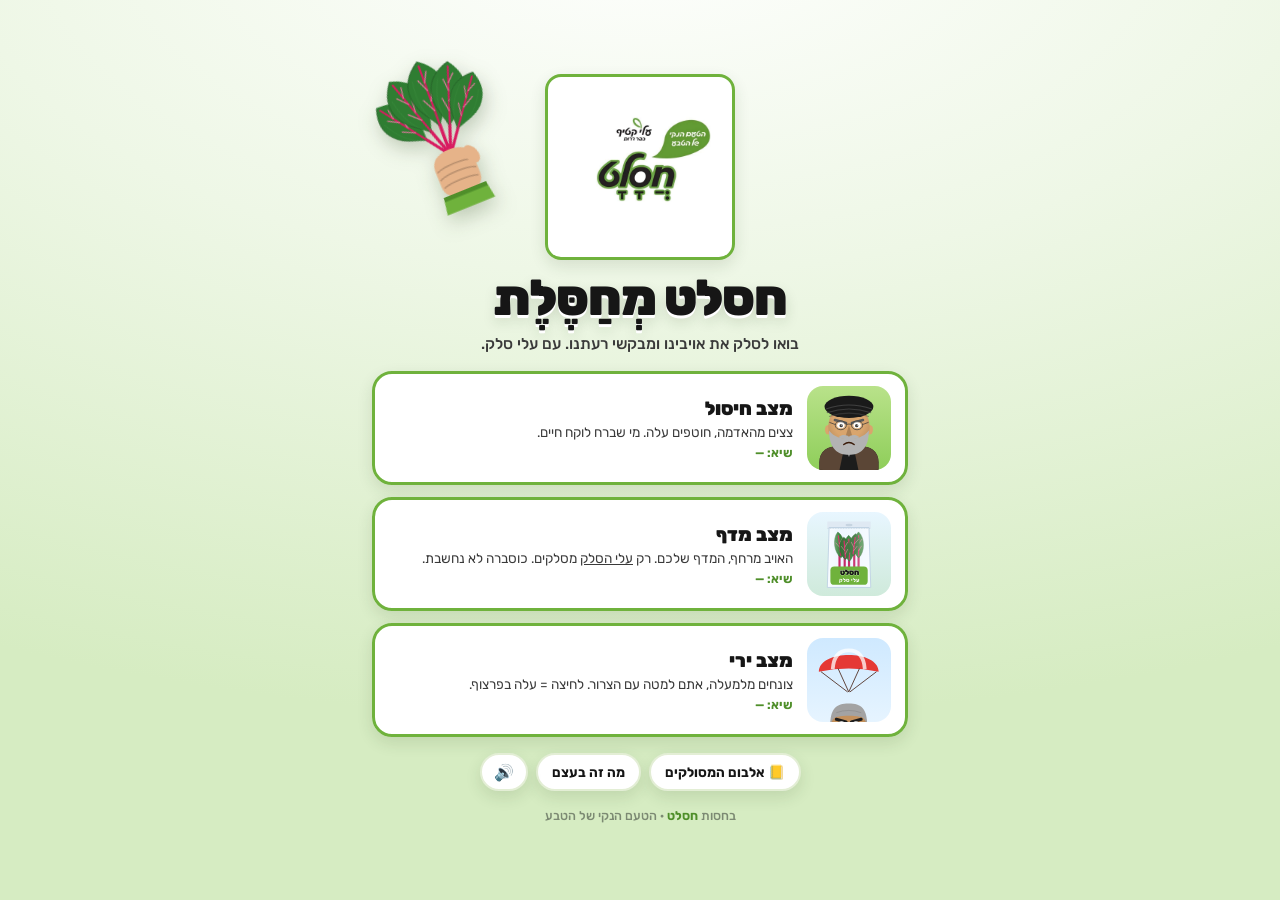
<file: index.html>
<!DOCTYPE html>
<html lang="he" dir="rtl">
<head>
  <meta charset="UTF-8" />
  <meta name="viewport" content="width=device-width, initial-scale=1.0, viewport-fit=cover" />
  <title>חסלט מחסלת 🥬 · המשחק</title>

  <meta name="description" content="בואו לסלק את אויבינו ומבקשי רעתנו – עם עלי סלק של חסלט. משחק טרי, ירוק ונקי מחרקים." />

  <meta property="og:type" content="website" />
  <meta property="og:title" content="חסלט מחסלת 🥬 בואו לסלק את אויבינו ומבקשי רעתנו – עם עלי סלק" />
  <meta property="og:description" content="נסראללה צץ מהאדמה? עלה. חמינאי? עלה. כוסברה? לא, זה לא מחסל. משחק חיסולים טרי ונקי מחרקים, בחסות חסלט." />
  <meta property="og:image" content="https://orisamuel.github.io/hasalat-silka/assets/og-share.jpg?v=1" />
  <meta property="og:image:width" content="1200" />
  <meta property="og:image:height" content="630" />
  <meta property="og:image:alt" content="חסלט מחסלת – המשחק" />
  <meta property="og:locale" content="he_IL" />
  <meta name="twitter:card" content="summary_large_image" />
  <meta name="twitter:title" content="חסלט מחסלת 🥬 המשחק" />
  <meta name="twitter:description" content="בואו לסלק את אויבינו ומבקשי רעתנו – עם עלי סלק של חסלט." />
  <meta name="twitter:image" content="https://orisamuel.github.io/hasalat-silka/assets/og-share.jpg?v=1" />
  <meta name="theme-color" content="#6FB23C" />

  <link rel="icon" href="assets/favicon.svg" />
  <link rel="apple-touch-icon" href="assets/logo.jpg" />

  <link rel="preconnect" href="https://fonts.googleapis.com" />
  <link rel="preconnect" href="https://fonts.gstatic.com" crossorigin />
  <link href="https://fonts.googleapis.com/css2?family=Rubik:wght@400;500;600;700;800;900&display=swap" rel="stylesheet" />

  <link rel="stylesheet" href="styles.css?v=1" />
</head>
<body data-screen="menu">
  <main class="app">

    <!-- ===================== MENU ===================== -->
    <section class="screen is-active" id="screen-menu">
      <header class="hero">
        <div class="logo-card"><img src="assets/logo.jpg" alt="חסלט — הטעם הנקי של הטבע" /></div>
        <div class="hero__hand" id="heroHand" aria-hidden="true"></div>
        <h1 class="title">חסלט מְחַסֶּלֶת</h1>
        <p class="tagline">בואו לסלק את אויבינו ומבקשי רעתנו. עם עלי סלק.</p>
      </header>

      <div class="modes">
        <button class="mode" data-mode="whack" id="modeWhack">
          <span class="mode__icon" id="modeWhackIcon" aria-hidden="true"></span>
          <span class="mode__text">
            <b>מצב חיסול</b>
            <span>צצים מהאדמה, חוטפים עלה. מי שברח לוקח חיים.</span>
            <em id="bestWhack">שיא: —</em>
          </span>
        </button>
        <button class="mode" data-mode="shelf" id="modeShelf">
          <span class="mode__icon mode__icon--shelf" id="modeShelfIcon" aria-hidden="true"></span>
          <span class="mode__text">
            <b>מצב מדף</b>
            <span>האויב מרחף, המדף שלכם. רק <u>עלי הסלק</u> מסלקים. כוסברה לא נחשבת.</span>
            <em id="bestShelf">שיא: —</em>
          </span>
        </button>
        <button class="mode" data-mode="shoot" id="modeShoot">
          <span class="mode__icon mode__icon--shoot" id="modeShootIcon" aria-hidden="true"></span>
          <span class="mode__text">
            <b>מצב ירי</b>
            <span>צונחים מלמעלה, אתם למטה עם הצרור. לחיצה = עלה בפרצוף.</span>
            <em id="bestShoot">שיא: —</em>
          </span>
        </button>
      </div>

      <div class="menu__row">
        <button class="chip" id="albumBtn">📒 אלבום המסולקים</button>
        <button class="chip" id="aboutBtn">מה זה בעצם</button>
        <button class="chip chip--icon" id="soundBtn" aria-label="צליל">🔊</button>
      </div>

      <p class="sponsor">בחסות <b>חסלט</b> · הטעם הנקי של הטבע</p>
    </section>

    <!-- ===================== WHACK MODE ===================== -->
    <section class="screen screen--game" id="screen-whack">
      <div class="hud">
        <div class="hud__stat"><span>ניקוד</span><b id="wScore">0</b></div>
        <div class="hud__timer">
          <span class="hud__wave">גל <b id="wWave">1</b></span>
          <div class="bar"><i id="wBar"></i></div>
        </div>
        <div class="hud__stat"><span>חיים</span><b id="wLives" class="lives">🥬🥬🥬</b></div>
      </div>

      <div class="field-wrap">
        <div class="field" id="field" aria-label="שדה החיסולים"></div>
        <div class="combo-badge" id="wComboBadge" hidden></div>
        <div class="toast" id="wToast" hidden></div>
      </div>

      <div class="game__foot">
        <button class="quit" id="wQuit">✕ יציאה</button>
      </div>
    </section>

    <!-- ===================== SHELF MODE ===================== -->
    <section class="screen screen--game" id="screen-shelf">
      <div class="hud">
        <div class="hud__stat"><span>ניקוד</span><b id="sScore">0</b></div>
        <div class="hud__stat"><span>שלב</span><b id="sLevel">1</b></div>
        <div class="hud__stat"><span>חיים</span><b id="sLives" class="lives">🥬🥬🥬</b></div>
      </div>

      <div class="play" id="shelfPlay">
      <div class="arena" id="arena">
        <div class="arena__timer"><i id="sBar"></i></div>
        <div class="floater" id="floater">
          <div class="floater__sprite sprite" id="sSprite"></div>
          <div class="floater__shadow"></div>
        </div>
        <div class="bubble" id="sBubble" hidden></div>
        <div class="combo-badge" id="sComboBadge" hidden></div>
        <div class="toast toast--arena" id="sToast" hidden></div>
        <p class="arena__hint" id="sHint">רק <b>עלי הסלק</b> מסלקים</p>
      </div>

      <section class="panel" aria-label="המדף שלך">
        <div class="panel__head">
          <span class="panel__title">🛒 המדף שלך</span>
          <span class="panel__sub" id="sFootHint">כוסברה, פטרוזיליה או עלי סלק?</span>
        </div>
        <div class="shelf" id="shelf"></div>
      </section>
      </div>

      <div class="game__foot">
        <button class="quit" id="sQuit">✕ יציאה</button>
      </div>
    </section>

    <!-- ===================== SHOOT MODE ===================== -->
    <section class="screen screen--game" id="screen-shoot">
      <div class="hud">
        <div class="hud__stat"><span>ניקוד</span><b id="gScore">0</b></div>
        <div class="hud__stat"><span>גל</span><b id="gWave">1</b></div>
        <div class="hud__stat"><span>חיים</span><b id="gLives" class="lives">🥬🥬🥬</b></div>
      </div>

      <div class="sky" id="sky" aria-label="שמי החיסולים">
        <div class="sky__ground" id="skyGround"></div>
        <div class="gun" id="gun" aria-hidden="true"></div>
        <div class="toast" id="gToast" hidden></div>
        <div class="combo-badge combo-badge--sky" id="gComboBadge" hidden></div>
        <p class="sky__hint" id="gHint">לחצו על אויב</p>
      </div>

      <div class="game__foot">
        <button class="quit" id="gQuit">✕ יציאה</button>
      </div>
    </section>

    <!-- ===================== RESULT ===================== -->
    <div class="overlay" id="result">
      <div class="card result-card">
        <button class="card__close" id="resultClose" aria-label="סגירה">✕</button>
        <div class="stamp" id="resultStamp">נגמר.</div>
        <h2 class="result__title" id="resultTitle"></h2>
        <p class="result__sub" id="resultSub"></p>

        <div class="stats" id="resultStats"></div>
        <p class="result__fav" id="resultFav"></p>

        <p class="result__brand">וכן, זה הרגע שבו אנחנו מזכירים שעלי הסלק של <b>חסלט</b> נקיים מחרקים ומפוקחים משאריות חומרי הדברה. <span class="wink">(מישהו צריך לממן את החיסולים האלה 🤷)</span></p>

        <img class="result__logo" src="assets/logo.jpg" alt="חסלט — הטעם הנקי של הטבע" />

        <div class="result__actions">
          <button class="btn btn--share" id="shareBtn">📲 שתפו את החיסול</button>
          <button class="btn btn--again" id="againBtn">🔁 עוד סיבוב</button>
          <button class="btn btn--ghost" id="menuBtn">🏠 לתפריט</button>
        </div>
      </div>
    </div>

    <!-- ===================== ALBUM ===================== -->
    <div class="overlay" id="album">
      <div class="card album-card">
        <button class="card__close" id="albumClose" aria-label="סגירה">✕</button>
        <h2 class="card__title">📒 אלבום המסולקים</h2>
        <p class="card__sub" id="albumTotal"></p>
        <div class="album__grid" id="albumGrid"></div>
        <p class="album__note">כל הדמויות הן קריקטורות מקוריות. כל דמיון לעלי סלק הוא מכוון.</p>
      </div>
    </div>

    <!-- ===================== ABOUT ===================== -->
    <div class="overlay" id="about">
      <div class="card about-card">
        <button class="card__close" id="aboutClose" aria-label="סגירה">✕</button>
        <div class="logo-card logo-card--about"><img src="assets/logo.jpg" alt="חסלט — הטעם הנקי של הטבע" /></div>
        <div class="about__body">
          <p>תמיד אמרו לנו שסלק זה בריא. לא אמרו לנו שהוא גם קטלני.</p>
          <p>בחסלט מגדלים עלים נקיים – בלי חרקים, עם פיקוח על שאריות חומרי הדברה – ולפעמים, כשאף אחד לא מסתכל, גם מחסלים איתם את אויבינו ומבקשי רעתנו. אחד-אחד. עלה-עלה.</p>
          <p>אז בנינו משחק. ב"מצב חיסול" הם צצים מהאדמה ואתם מנחיתים עלה. ב"מצב מדף" צריך גם לדעת להבדיל בין עלי סלק לכוסברה, וזה, כידוע, האתגר האמיתי של העם היהודי.</p>
          <p class="about__small">המשחק הוא סאטירה. העלים אמיתיים. הקריקטורות – שלנו. הזעם – משותף.</p>
        </div>
        <button class="btn btn--train" id="aboutPlay">🥬 יאללה, מחסלים</button>
        <div class="about__social">
          <span class="about__social-label">עקבו אחרי חסלט</span>
          <div class="about__social-row">
            <a href="https://www.facebook.com/aleikatif" target="_blank" rel="noopener noreferrer" aria-label="פייסבוק">
              <svg viewBox="0 0 24 24" fill="currentColor" aria-hidden="true"><path d="M22 12.06C22 6.5 17.52 2 12 2S2 6.5 2 12.06c0 5 3.66 9.15 8.44 9.94v-7.03H7.9v-2.9h2.54V9.85c0-2.51 1.49-3.9 3.78-3.9 1.09 0 2.24.2 2.24.2v2.46H15.2c-1.24 0-1.63.77-1.63 1.56v1.87h2.78l-.44 2.9h-2.34V22c4.78-.79 8.43-4.94 8.43-9.94z"/></svg>
            </a>
            <a href="https://www.instagram.com/chasalat/" target="_blank" rel="noopener noreferrer" aria-label="אינסטגרם">
              <svg viewBox="0 0 24 24" fill="none" stroke="currentColor" stroke-width="2" stroke-linecap="round" aria-hidden="true"><rect x="3" y="3" width="18" height="18" rx="5"/><circle cx="12" cy="12" r="3.8"/><circle cx="17.4" cy="6.6" r="1.1" fill="currentColor" stroke="none"/></svg>
            </a>
            <a href="https://www.tiktok.com/@chasalat_official" target="_blank" rel="noopener noreferrer" aria-label="טיקטוק">
              <svg viewBox="0 0 24 24" fill="currentColor" aria-hidden="true"><path d="M16.6 5.82A4.28 4.28 0 0 1 15.54 3h-2.9v11.67a2.59 2.59 0 1 1-2.6-2.59c.27 0 .53.04.78.12V9.25a5.6 5.6 0 0 0-.78-.06 5.5 5.5 0 1 0 5.5 5.5V9.01a7.13 7.13 0 0 0 4.16 1.33V7.44a4.28 4.28 0 0 1-3.1-1.62z"/></svg>
            </a>
          </div>
        </div>
      </div>
    </div>

  </main>

  <!-- the hand (follows the pointer / flies from the shelf) -->
  <div class="hand" id="hand" aria-hidden="true"></div>
  <!-- particles layer -->
  <div class="fx" id="fx" aria-hidden="true"></div>

  <script src="js/characters.js?v=1"></script>
  <script src="js/products.js?v=1"></script>
  <script src="js/audio.js?v=1"></script>
  <script src="js/fx.js?v=1"></script>
  <script src="js/whack.js?v=1"></script>
  <script src="js/shelf.js?v=1"></script>
  <script src="js/shoot.js?v=1"></script>
  <script src="js/main.js?v=1"></script>
</body>
</html>
</file>
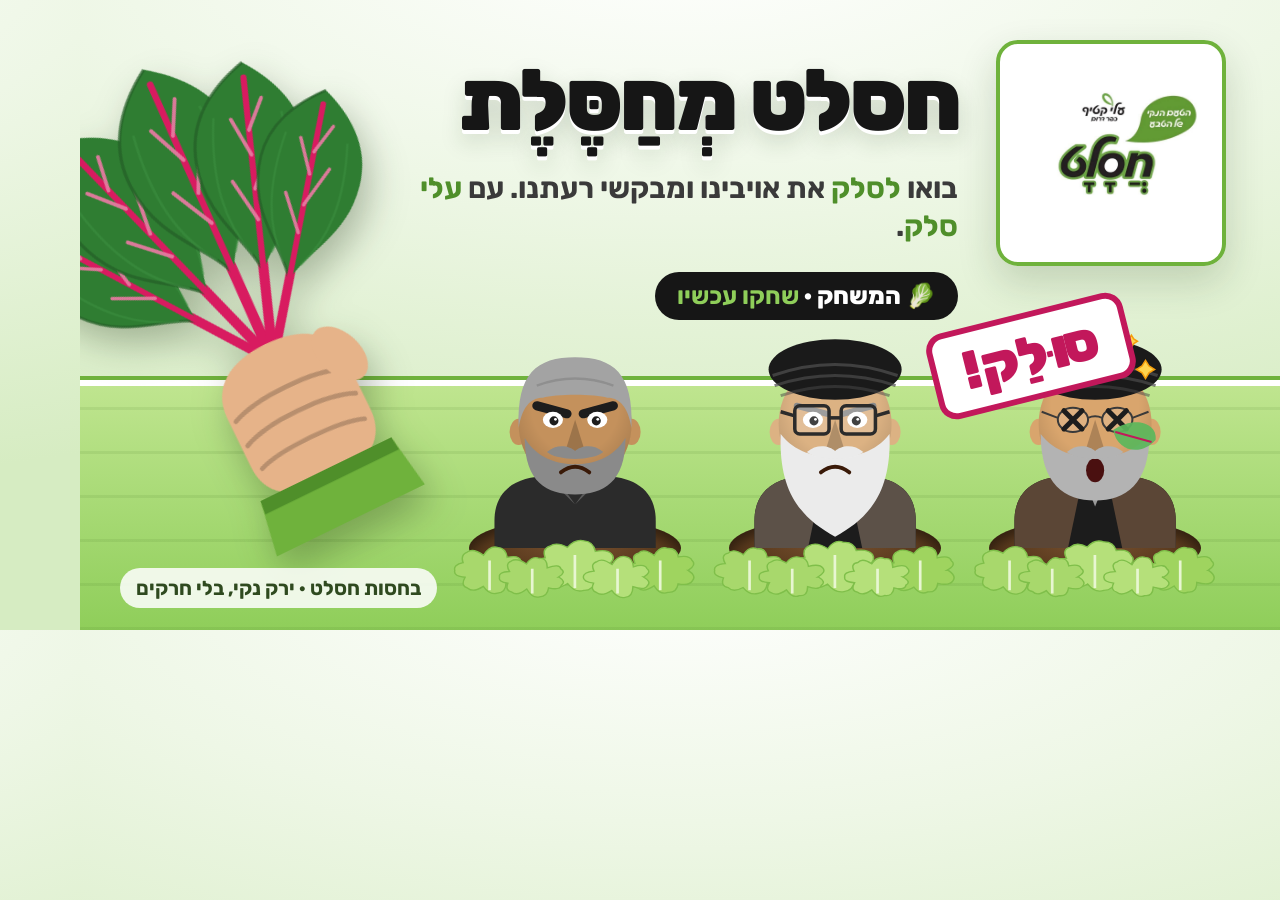
<file: dev/og.html>
<!DOCTYPE html>
<html lang="he" dir="rtl">
<head>
<meta charset="UTF-8" />
<title>OG · חסלט מחסלת</title>
<link href="https://fonts.googleapis.com/css2?family=Rubik:wght@500;700;900&display=swap" rel="stylesheet" />
<style>
  *{box-sizing:border-box;margin:0;padding:0;}
  html,body{width:1200px;height:630px;overflow:hidden;}
  body{font-family:'Rubik',sans-serif;color:#161616;position:relative;
    background:radial-gradient(120% 90% at 50% -10%, #fff 0%, #eef7e6 45%, #d6ecc2 100%);}
  .field{position:absolute;left:0;right:0;bottom:0;height:250px;
    background:repeating-linear-gradient(0deg, rgba(60,110,30,.10) 0 3px, transparent 3px 44px), linear-gradient(#bfe58f,#8fce5a);
    border-top:6px solid #fff; box-shadow:0 -4px 0 #6FB23C;}
  .logo{position:absolute;right:54px;top:40px;width:230px;background:#fff;border-radius:22px;padding:8px 10px;
    border:4px solid #fff;outline:4px solid #6FB23C;outline-offset:-4px;box-shadow:0 16px 38px rgba(30,55,15,.18);}
  .logo img{width:100%;display:block;}
  .title{position:absolute;right:320px;top:58px;font-size:86px;font-weight:900;letter-spacing:-2px;line-height:1;
    text-shadow:0 4px 0 #fff, 0 10px 24px rgba(30,55,15,.18);}
  .sub{position:absolute;right:322px;top:170px;font-size:29px;font-weight:700;color:#3a3a3a;max-width:540px;line-height:1.3;}
  .sub b{color:#4f8f2a;}
  .tag{position:absolute;right:322px;top:272px;background:#161616;color:#fff;font-weight:800;font-size:24px;padding:10px 22px;border-radius:999px;}
  .tag b{color:#8fce5a;}
  .hole{position:absolute;bottom:34px;width:230px;height:300px;}
  .hole .dirt{position:absolute;left:4%;right:4%;bottom:6%;height:20%;border-radius:50%;
    background:radial-gradient(ellipse at 50% 42%, #7a5230 0%, #5b3b1e 55%, #3d2812 100%);box-shadow:inset 0 8px 12px rgba(0,0,0,.4);}
  .hole .pit{position:absolute;left:3%;right:3%;top:0;bottom:16%;overflow:hidden;}
  .hole .pit svg{position:absolute;left:0;right:0;bottom:-6%;width:100%;height:100%;}
  .hole .front{position:absolute;left:-3%;right:-3%;bottom:-1%;height:22%;}
  .hole .front svg{width:100%;height:100%;}
  .hand{position:absolute;left:-30px;top:40px;width:380px;height:506px;transform:rotate(-26deg);filter:drop-shadow(0 18px 18px rgba(20,40,10,.3));}
  .hand svg{width:100%;height:100%;}
  .stamp{position:absolute;left:850px;top:312px;transform:rotate(-14deg);font-weight:900;font-size:54px;color:#c2185b;background:#fff;
    border:6px solid #c2185b;border-radius:18px;padding:6px 26px;}
  .brand{position:absolute;left:40px;bottom:22px;font-size:20px;font-weight:700;color:#2f4a1f;background:rgba(255,255,255,.85);padding:8px 16px;border-radius:999px;}
</style>
</head>
<body>
  <div class="field"></div>
  <div class="logo"><img src="../assets/logo.jpg" alt="חסלט" /></div>
  <div class="title">חסלט מְחַסֶּלֶת</div>
  <div class="sub">בואו <b>לסלק</b> את אויבינו ומבקשי רעתנו. עם <b>עלי סלק</b>.</div>
  <div class="tag">🥬 המשחק · <b>שחקו עכשיו</b></div>
  <div class="hole" style="right:70px" id="h1"></div>
  <div class="hole" style="right:330px" id="h2"></div>
  <div class="hole" style="right:590px" id="h3"></div>
  <div class="hand" id="hand"></div>
  <div class="stamp">סוּלַק!</div>
  <div class="brand">בחסות חסלט · ירק נקי, בלי חרקים</div>
  <script src="../js/characters.js"></script>
  <script src="../js/products.js"></script>
  <script>
    const ids = ['nasrallah', 'khamenei', 'sinwar'];
    ['h1', 'h2', 'h3'].forEach((h, i) => {
      const e = Chars.ENEMIES.find(x => x.id === ids[i]);
      document.getElementById(h).innerHTML = `<div class="dirt"></div><div class="pit"><div class="sprite ${i === 0 ? 'hit' : ''}">${Chars.renderEnemy(e)}</div></div><div class="front">${Products.renderHoleFront(i + 3)}</div>`;
    });
    document.getElementById('hand').innerHTML = Chars.renderHand({ id: 'og' });
  </script>
  <style>
    svg .h{display:none;} .sprite.hit svg .h{display:inline;} .sprite.hit svg .n{display:none;}
    .sprite{position:absolute;inset:0;}
  </style>
</body>
</html>
</file>
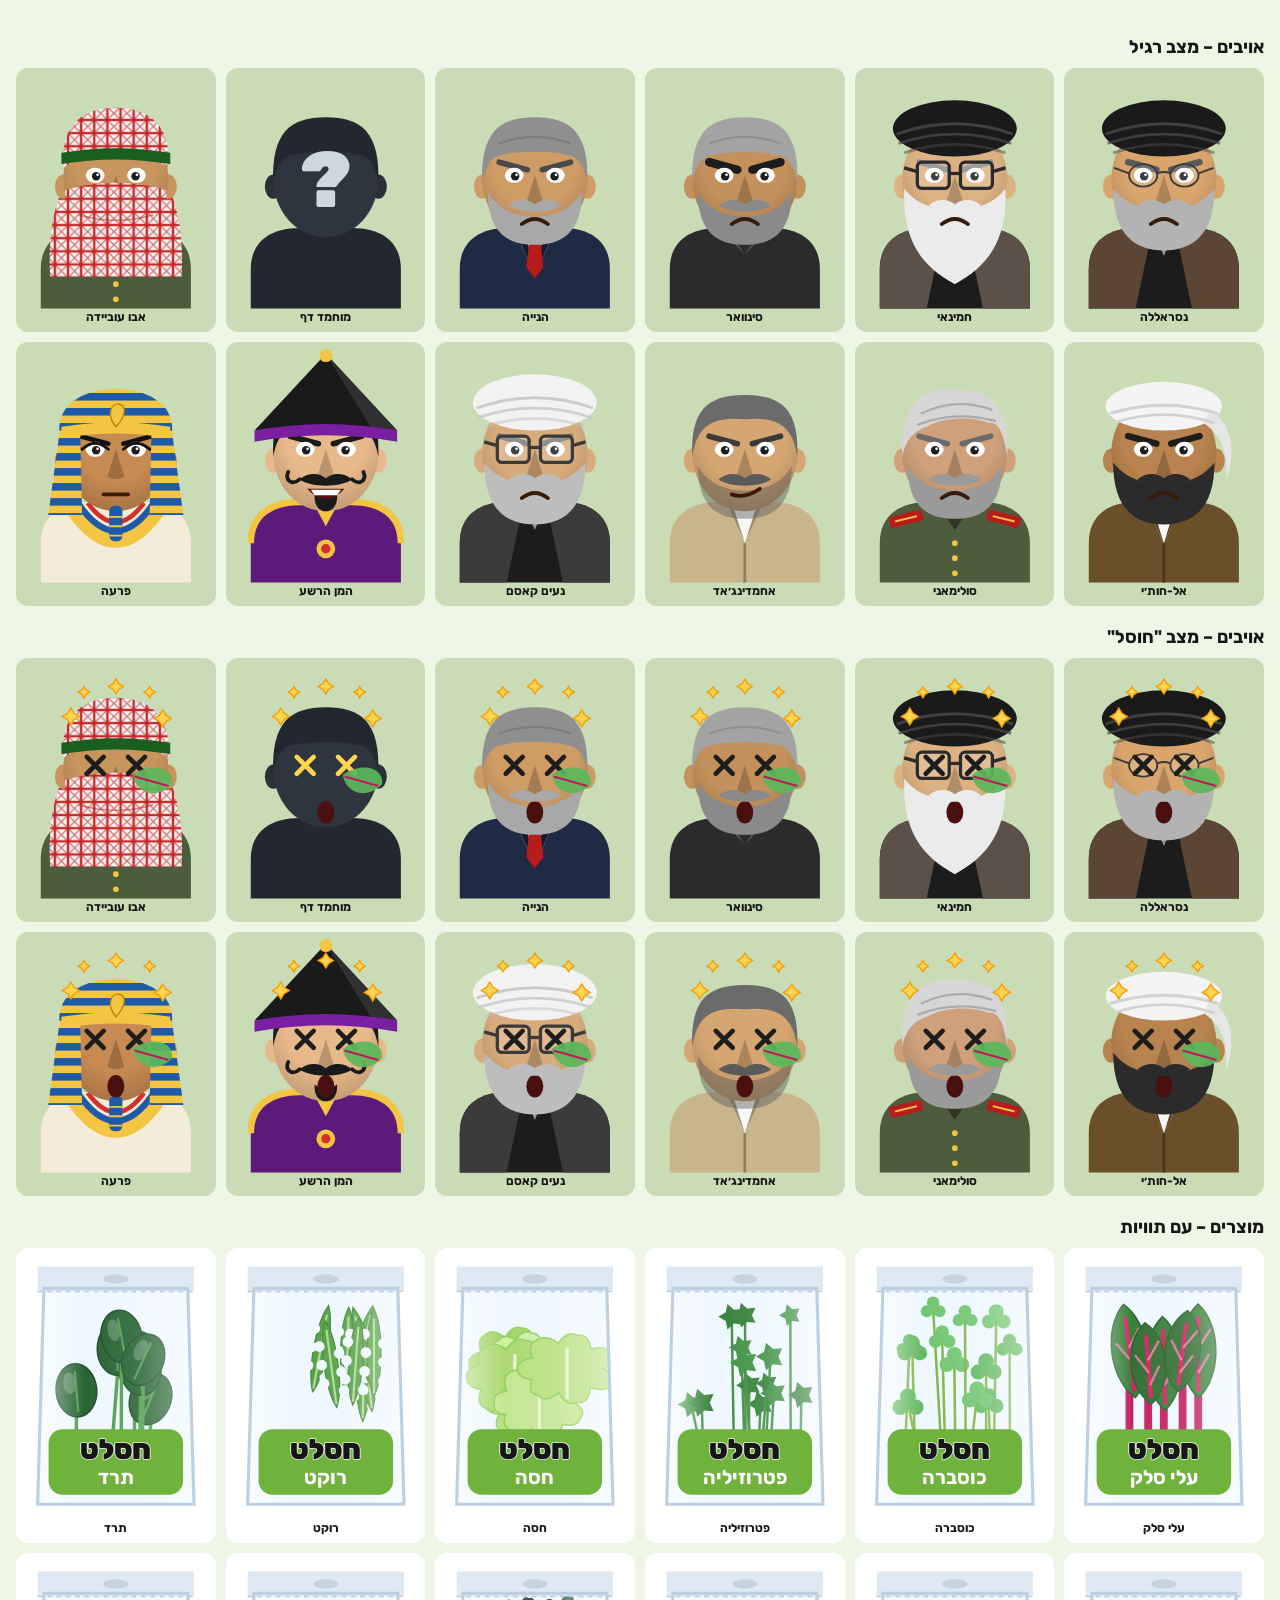
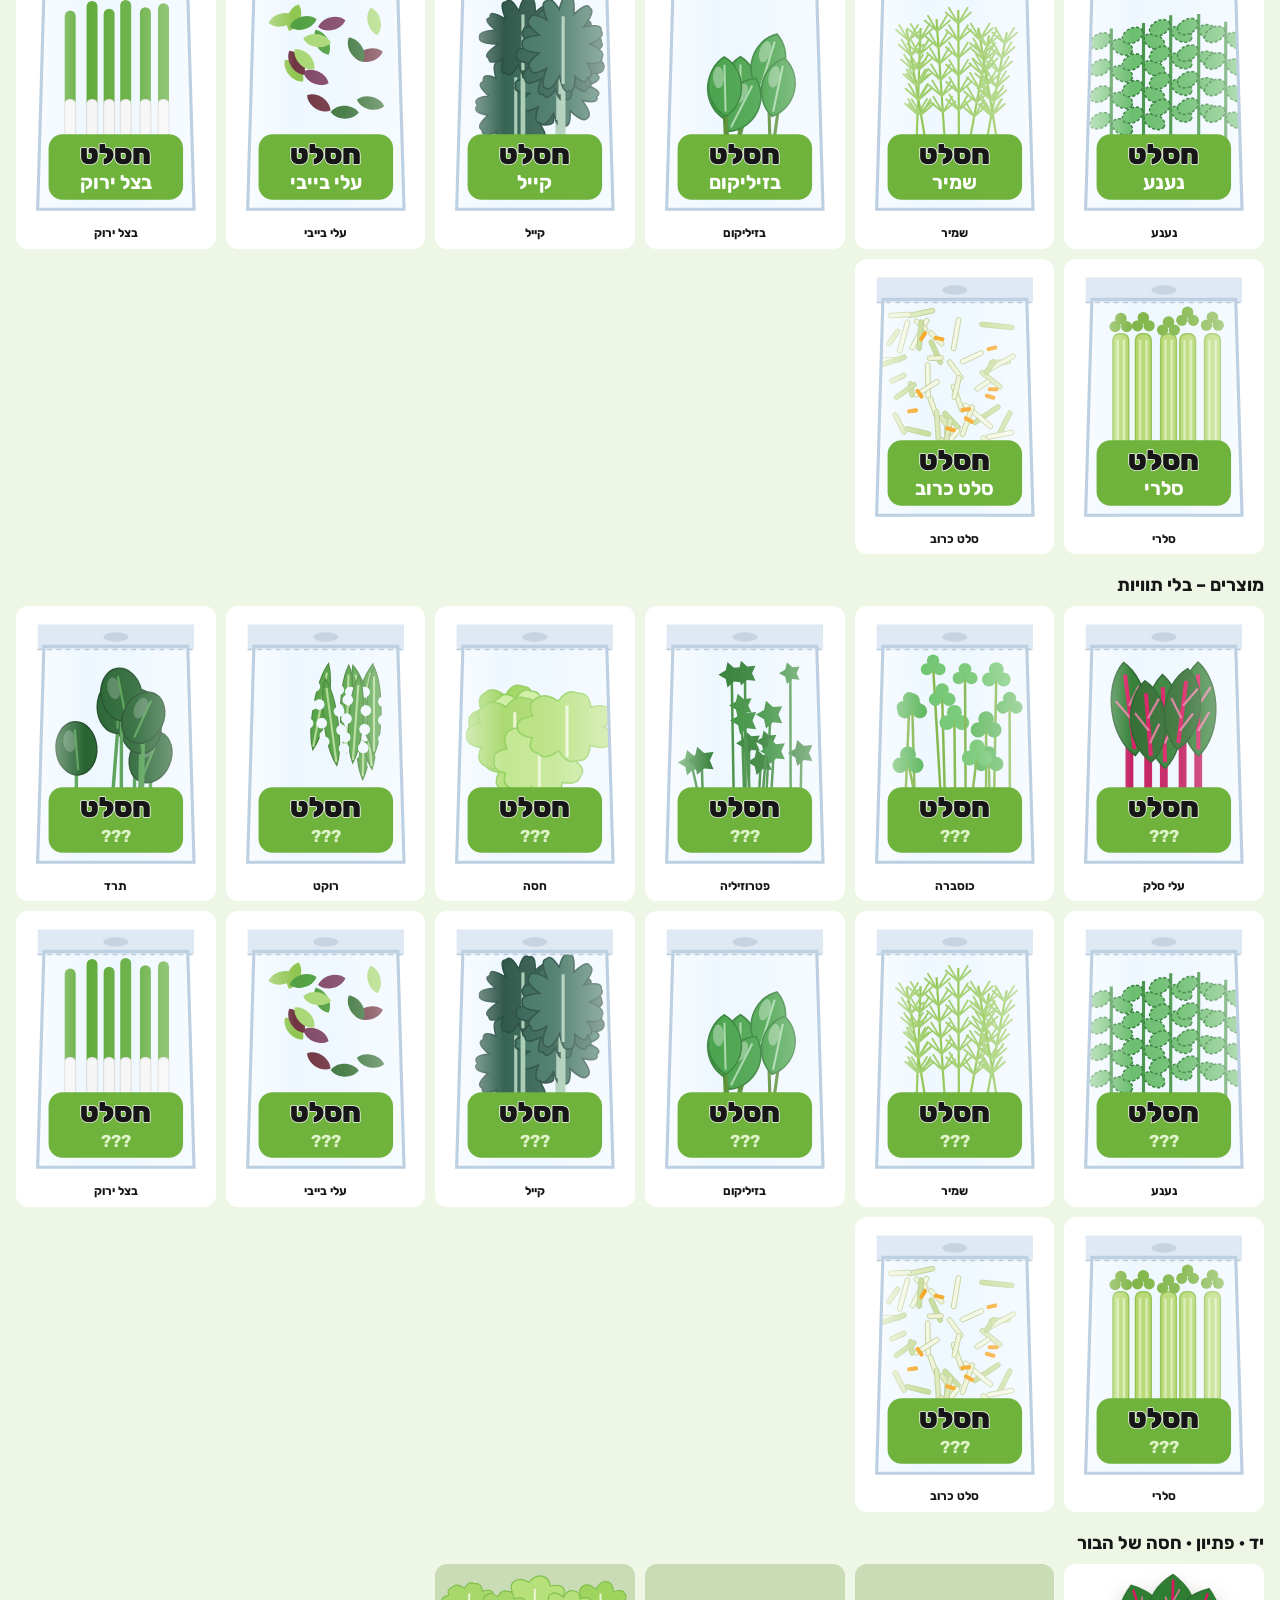
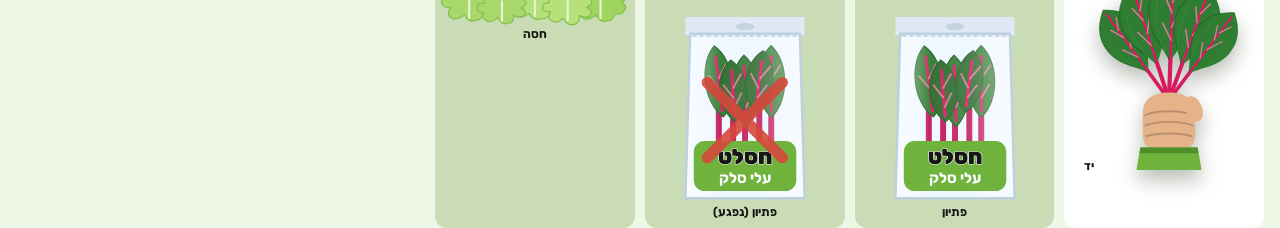
<file: dev/sheet.html>
<!DOCTYPE html>
<html lang="he" dir="rtl">
<head>
<meta charset="UTF-8" />
<title>גיליון דמויות · חסלט מחסלת</title>
<link href="https://fonts.googleapis.com/css2?family=Rubik:wght@400;700;900&display=swap" rel="stylesheet" />
<link rel="stylesheet" href="../styles.css" />
<style>
  body{display:block; padding:16px; background:#eef7e6;}
  h2{margin:18px 0 8px; font-size:18px;}
  .grid{display:grid; grid-template-columns:repeat(6,1fr); gap:10px;}
  .cell{background:#fff; border-radius:12px; padding:6px; text-align:center; font-size:12px; font-weight:700;}
  .cell svg{width:100%; height:auto; display:block;}
  .cell.dark{background:#c9dcb5;}
  .sprite{position:static; transform:none !important; height:auto;}
  .hand{position:static; opacity:1; width:150px; height:200px; display:inline-block;}
</style>
</head>
<body>
  <h2>אויבים – מצב רגיל</h2>
  <div class="grid" id="normal"></div>
  <h2>אויבים – מצב "חוסל"</h2>
  <div class="grid" id="hit"></div>
  <h2>מוצרים – עם תוויות</h2>
  <div class="grid" id="prod"></div>
  <h2>מוצרים – בלי תוויות</h2>
  <div class="grid" id="prod2"></div>
  <h2>יד · פתיון · חסה של הבור</h2>
  <div class="grid" id="misc"></div>
  <script src="../js/characters.js"></script>
  <script src="../js/products.js"></script>
  <script>
    const $ = s => document.querySelector(s);
    $('#normal').innerHTML = Chars.ENEMIES.map(e => `<div class="cell dark"><div class="sprite">${Chars.renderEnemy(e)}</div>${e.name}</div>`).join('');
    $('#hit').innerHTML = Chars.ENEMIES.map(e => `<div class="cell dark"><div class="sprite hit">${Chars.renderEnemy(e)}</div>${e.name}</div>`).join('');
    $('#prod').innerHTML = Products.PRODUCTS.map(p => `<div class="cell">${Products.renderProduct(p, { label: true })}${p.name}</div>`).join('');
    $('#prod2').innerHTML = Products.PRODUCTS.map(p => `<div class="cell">${Products.renderProduct(p, { label: false })}${p.name}</div>`).join('');
    $('#misc').innerHTML = `<div class="cell"><div class="hand">${Chars.renderHand({ id: 'x' })}</div>יד</div>
      <div class="cell dark"><div class="sprite">${Products.renderDecoy()}</div>פתיון</div>
      <div class="cell dark"><div class="sprite hit">${Products.renderDecoy()}</div>פתיון (נפגע)</div>
      <div class="cell dark">${Products.renderHoleFront(1)}חסה</div>`;
  </script>
</body>
</html>
</file>
<file: styles.css>
/* =========================================================
   חסלט מחסלת · עיצוב
   ========================================================= */
:root{
  --green:#6FB23C;
  --green-d:#4f8f2a;
  --green-l:#8fce5a;
  --green-glow:rgba(111,178,60,.5);
  --beet:#c2185b;
  --beet-l:#e91e63;
  --ink:#161616;
  --ink-soft:#3a3a3a;
  --paper:#ffffff;
  --bg-1:#eef7e6;
  --bg-2:#d6ecc2;
  --muted:#7c8a73;
  --danger:#d6483b;
  --soil:#7a5230;
  --soil-d:#4e3419;
  --radius:20px;
  --shadow:0 16px 38px rgba(30,55,15,.18);
  --shadow-sm:0 6px 16px rgba(30,55,15,.12);
  --font:'Rubik',-apple-system,'Segoe UI',system-ui,sans-serif;
}
*{box-sizing:border-box;margin:0;padding:0;-webkit-tap-highlight-color:transparent;}
html,body{height:100%;}
body{
  font-family:var(--font); color:var(--ink);
  background:radial-gradient(120% 90% at 50% -10%, #fff 0%, var(--bg-1) 45%, var(--bg-2) 100%) fixed;
  min-height:100dvh; display:flex; justify-content:center; overflow-x:hidden; line-height:1.45;
}
button{font-family:inherit; color:inherit;}
.app{width:100%; max-width:560px; min-height:100dvh; padding:0 12px; position:relative;}

.screen{display:none; animation:fadeUp .35s ease both;}
.screen.is-active{display:flex; flex-direction:column;}
@keyframes fadeUp{from{opacity:0; transform:translateY(10px);}to{opacity:1; transform:none;}}
@keyframes pop{from{opacity:0; transform:scale(.94);}to{opacity:1; transform:scale(1);}}

/* =================== MENU =================== */
#screen-menu{min-height:100dvh; padding:22px 0 28px; gap:16px; justify-content:center;}
.hero{text-align:center; position:relative; padding-top:6px;}
.logo-card{background:var(--paper); border-radius:16px; box-shadow:var(--shadow-sm);
  padding:7px 9px; display:inline-flex; border:3px solid #fff; outline:3px solid var(--green); outline-offset:-3px;}
.logo-card img{display:block; width:100%; height:auto;}
.hero .logo-card{width:min(46%,190px);}
.hero__hand{position:absolute; width:118px; height:158px; left:2%; top:-14px; transform:rotate(-22deg);
  filter:drop-shadow(0 8px 10px rgba(30,55,15,.25)); animation:heroWave 2.6s ease-in-out infinite;}
.hero__hand svg{width:100%; height:100%; display:block;}
@keyframes heroWave{0%,100%{transform:rotate(-22deg);}50%{transform:rotate(-8deg) translateY(-6px);}}
.title{font-weight:900; font-size:clamp(34px,10vw,50px); letter-spacing:-1px; margin-top:12px; line-height:1.05;
  text-shadow:0 3px 0 #fff, 0 6px 14px rgba(30,55,15,.15);}
.tagline{color:var(--ink-soft); font-weight:500; font-size:15.5px; max-width:400px; margin:8px auto 0;}

.modes{display:flex; flex-direction:column; gap:12px;}
.mode{
  display:flex; align-items:center; gap:14px; text-align:start; cursor:pointer;
  background:var(--paper); border:3px solid #fff; outline:3px solid var(--green); outline-offset:-3px;
  border-radius:var(--radius); padding:12px 14px; box-shadow:var(--shadow-sm);
  transition:transform .15s ease, box-shadow .15s ease;
}
.mode:hover{transform:translateY(-3px); box-shadow:var(--shadow);}
.mode:active{transform:translateY(0) scale(.99);}
.mode__icon{flex:0 0 auto; width:84px; height:84px; border-radius:16px; background:linear-gradient(#b9e28a,#8fce5a);
  display:flex; align-items:flex-end; justify-content:center; overflow:hidden; position:relative;}
.mode__icon svg{width:88%; height:auto; display:block; transform:translateY(8%);}
.mode__icon--shelf{background:linear-gradient(#e8f6ff,#cfeadb); align-items:center;}
.mode__icon--shelf svg{width:62%; transform:none;}
.mode__text{display:flex; flex-direction:column; gap:3px; min-width:0;}
.mode__text b{font-size:19px; font-weight:900;}
.mode__text span{font-size:13.5px; color:var(--ink-soft); line-height:1.35;}
.mode__text em{font-style:normal; font-size:12.5px; color:var(--green-d); font-weight:700;}

.menu__row{display:flex; gap:8px; justify-content:center; flex-wrap:wrap;}
.chip{border:none; background:#fff; color:var(--ink); font-weight:700; font-size:13.5px; padding:9px 14px; border-radius:999px;
  box-shadow:var(--shadow-sm); cursor:pointer; border:2px solid #e3eed5;}
.chip:hover{border-color:var(--green);}
.chip--icon{font-size:16px; padding:7px 12px;}
.chip--icon.is-muted{opacity:.6;}
.sponsor{text-align:center; color:var(--muted); font-size:12.5px; font-weight:500;}
.sponsor b{color:var(--green-d);}

/* =================== GAME SHARED =================== */
.screen--game{min-height:100dvh; padding:12px 0 18px; gap:10px;}
.hud{display:flex; gap:8px; align-items:stretch;}
.hud__stat{flex:1; background:var(--paper); border-radius:14px; padding:6px 10px; box-shadow:var(--shadow-sm);
  display:flex; flex-direction:column; align-items:center; line-height:1.15; min-width:0;}
.hud__stat span{font-size:11px; color:var(--muted); font-weight:600;}
.hud__stat b{font-size:22px; font-weight:900; font-variant-numeric:tabular-nums;}
.hud__stat b.bump{animation:bump .25s ease;}
@keyframes bump{50%{transform:scale(1.25); color:var(--green-d);}}
.hud__timer{flex:1.4; background:var(--paper); border-radius:14px; padding:8px 12px; box-shadow:var(--shadow-sm);
  display:flex; align-items:center; gap:10px;}
.hud__timer b{font-size:22px; font-weight:900; font-variant-numeric:tabular-nums; min-width:34px; text-align:center;}
.hud__wave{font-weight:800; font-size:13px; white-space:nowrap; color:var(--ink-soft);}
.hud__wave b{font-size:20px; min-width:0; color:var(--ink);}
.hud__timer.is-rush b{color:var(--danger); animation:blink 0.6s steps(2) infinite;}
@keyframes blink{50%{opacity:.45;}}
.bar{flex:1; height:12px; background:#e6efdc; border-radius:999px; overflow:hidden;}
.bar i{display:block; height:100%; width:100%; background:linear-gradient(90deg,var(--green-l),var(--green-d)); border-radius:999px;
  transition:width .12s linear, background .3s;}
.is-rush .bar i{background:linear-gradient(90deg,#f0906c,var(--danger));}
.lives{letter-spacing:1px;}
.lives .lost{opacity:.22; filter:grayscale(1);}
.game__foot{display:flex; align-items:center; justify-content:flex-end; gap:10px; margin-top:auto; padding-top:4px;}
.hint{font-size:12.5px; color:var(--muted); font-weight:600;}
.quit{border:none; background:#dfe3df; color:#445; font-weight:700; font-size:13px; padding:8px 14px; border-radius:999px; cursor:pointer; flex:0 0 auto;}
.quit:hover{background:#cfd6cf;}

.toast{position:absolute; top:12px; left:50%; transform:translateX(-50%); background:var(--ink); color:#fff; font-weight:800;
  font-size:15px; padding:9px 16px; border-radius:18px; box-shadow:var(--shadow-sm); white-space:normal; text-align:center; line-height:1.25; z-index:7;
  animation:toastIn .22s ease both; pointer-events:none; width:max-content; max-width:min(94%, 440px);}
.toast b{color:var(--green-l);}
.toast.is-bad{background:var(--danger);}
.toast.is-bonus{background:#f4c542; color:var(--ink);}
.toast--arena{top:26px; background:var(--green-d); font-size:16px;}
.toast--arena.is-bad{background:var(--danger);}
.toast--arena.is-bonus{background:#f4c542; color:var(--ink);}
@keyframes toastIn{from{opacity:0; transform:translate(-50%,-8px) scale(.9);}to{opacity:1; transform:translate(-50%,0) scale(1);}}

/* =================== WHACK: FIELD =================== */
.field-wrap{position:relative;}
.field-wrap .combo-badge{bottom:14px; right:14px;}
.field{
  display:grid; grid-template-columns:repeat(3,1fr); gap:6px; padding:12px 10px 8px;
  border-radius:var(--radius); border:3px solid #fff; outline:3px solid var(--green); outline-offset:-3px; box-shadow:var(--shadow);
  background:
    repeating-linear-gradient(0deg, rgba(60,110,30,.10) 0 2px, transparent 2px 34px),
    linear-gradient(#bfe58f,#8fce5a);
  user-select:none; -webkit-user-select:none; touch-action:manipulation;
}
@media (pointer:fine){ .field{cursor:none;} }

.hole{position:relative; aspect-ratio:1/1.34; touch-action:manipulation;}
.hole__dirt{position:absolute; left:5%; right:5%; bottom:8%; height:22%; border-radius:50%;
  background:radial-gradient(ellipse at 50% 42%, #7a5230 0%, #5b3b1e 55%, #3d2812 100%);
  box-shadow:inset 0 7px 10px rgba(0,0,0,.4), 0 3px 0 rgba(255,255,255,.25);}
.hole__pit{position:absolute; left:4%; right:4%; top:0; bottom:19%; overflow:hidden;}
.sprite{position:absolute; left:0; right:0; bottom:0; height:100%; transform:translateY(106%);
  transition:transform .16s cubic-bezier(.2,.8,.3,1.18); will-change:transform;}
.sprite svg{width:100%; height:100%; display:block;}
.sprite.up{transform:translateY(5%);}
.sprite.hit{transform:translateY(9%) rotate(-5deg); transition-duration:.07s;}
.sprite.down{transform:translateY(106%); transition-duration:.22s; transition-timing-function:ease-in;}
svg .h{display:none;}
.sprite.hit svg .h{display:inline;}
.sprite.hit svg .n{display:none;}
.sprite.hit .stars{transform-box:view-box; transform-origin:100px 60px; animation:starSpin .9s linear infinite;}
@keyframes starSpin{to{transform:rotate(360deg);}}
.hole__front{position:absolute; left:-3%; right:-3%; bottom:-2%; height:25%; pointer-events:none;}
.hole__front svg{width:100%; height:100%; display:block;}
.hole__label{position:absolute; left:50%; bottom:-2px; transform:translateX(-50%); font-size:11px; font-weight:800; color:#fff;
  background:rgba(22,22,22,.72); padding:2px 8px; border-radius:999px; white-space:nowrap; pointer-events:none; opacity:0; transition:opacity .15s;}
.hole.has-name .hole__label{opacity:1;}

/* =================== SHELF: ARENA + PANEL =================== */
.arena{position:relative; height:clamp(210px, 38dvh, 340px); border-radius:var(--radius); overflow:hidden;
  border:3px solid #fff; outline:3px solid var(--green); outline-offset:-3px; box-shadow:var(--shadow);
  background:
    radial-gradient(circle at 82% 18%, rgba(255,255,255,.9) 0 26px, rgba(255,255,255,0) 27px),
    radial-gradient(ellipse at 20% 30%, rgba(255,255,255,.7) 0 40px, rgba(255,255,255,0) 41px),
    radial-gradient(ellipse at 60% 78%, rgba(255,255,255,.5) 0 46px, rgba(255,255,255,0) 47px),
    linear-gradient(#dff1ff 0%, #eaf7f0 60%, #d6ecc2 100%);
  user-select:none; -webkit-user-select:none;}
.arena__timer{position:absolute; left:14px; right:14px; top:10px; height:10px; background:rgba(255,255,255,.7); border-radius:999px; overflow:hidden; z-index:4;}
.arena__timer i{display:block; height:100%; width:100%; background:linear-gradient(90deg,var(--green-l),var(--green-d)); border-radius:999px;}
.arena__timer.is-rush i{background:linear-gradient(90deg,#f0906c,var(--danger));}
.arena__hint{position:absolute; left:0; right:0; bottom:8px; text-align:center; font-size:13px; font-weight:700; color:var(--ink-soft); pointer-events:none;}
.arena::after{content:""; position:absolute; inset:0; background:#fff; opacity:0; pointer-events:none; z-index:3;}
.arena.is-flash::after{animation:flash .45s ease-out;}
@keyframes flash{0%{opacity:.85;}100%{opacity:0;}}
.arena__hint b{color:var(--beet);}
.floater{position:absolute; left:0; top:0; width:132px; height:166px; will-change:transform; z-index:2;}
.floater__sprite{position:absolute; inset:0; transform:none; transition:none; animation:bob 2.4s ease-in-out infinite;}
.floater__sprite.hit{transform:none;}
.floater__sprite.gone{animation:none; transform:scale(.1) rotate(25deg); opacity:0; transition:transform .32s ease-in, opacity .3s;}
.floater__shadow{position:absolute; left:22%; right:22%; bottom:-8px; height:12px; border-radius:50%; background:rgba(20,40,10,.22); filter:blur(2px);
  animation:bobShadow 2.4s ease-in-out infinite;}
.floater.is-escaping{transition:transform .8s cubic-bezier(.4,0,.9,.4);}
.floater.is-hidden{opacity:0;}
@keyframes bob{0%,100%{transform:translateY(0) rotate(-2deg);}50%{transform:translateY(-10px) rotate(2deg);}}
@keyframes bobShadow{0%,100%{transform:scaleX(1); opacity:.9;}50%{transform:scaleX(.8); opacity:.6;}}

.bubble{position:absolute; z-index:6; max-width:230px; background:#fff; color:var(--ink); border:2.5px solid var(--ink);
  border-radius:16px; padding:8px 12px; font-weight:700; font-size:13.5px; line-height:1.3; box-shadow:var(--shadow-sm);
  animation:pop .18s ease both; pointer-events:none;}
.bubble::after{content:""; position:absolute; bottom:-12px; right:22px; border:10px solid transparent; border-top-color:var(--ink); border-bottom:0;}
.bubble::before{content:""; position:absolute; bottom:-8px; right:24px; border:8px solid transparent; border-top-color:#fff; border-bottom:0; z-index:1;}
.bubble.is-below::after{bottom:auto; top:-12px; border-top-color:transparent; border-bottom:10px solid var(--ink); border-top:0;}
.bubble.is-below::before{bottom:auto; top:-8px; border-top-color:transparent; border-bottom:8px solid #fff; border-top:0;}
.bubble.is-laugh{border-color:var(--danger);}
.bubble.is-laugh::after{border-top-color:var(--danger);}
.bubble.is-laugh.is-below::after{border-bottom-color:var(--danger);}

.panel{background:var(--paper); border-radius:var(--radius); padding:10px 12px 12px; box-shadow:var(--shadow-sm);
  border:3px solid #fff; outline:3px solid var(--green); outline-offset:-3px;}
.panel__head{display:flex; justify-content:space-between; align-items:baseline; gap:10px; flex-wrap:wrap; margin-bottom:6px;}
.panel__title{font-weight:900; font-size:15px;}
.panel__sub{font-size:12px; color:var(--muted); font-weight:600;}
.shelf{display:flex; flex-direction:column; gap:10px;}
.shelf__row{display:grid; grid-template-columns:repeat(var(--n,3),1fr); gap:6px; padding:4px 8px 6px; position:relative;
  border-bottom:9px solid #cfd8dc; border-radius:0 0 6px 6px; box-shadow:0 4px 0 #aebbc4;}
.bag{background:none; border:0; padding:0; cursor:pointer; position:relative; transition:transform .12s ease; touch-action:manipulation; -webkit-user-select:none; user-select:none;}
.bag svg{width:100%; height:auto; display:block; filter:drop-shadow(0 3px 2px rgba(0,0,0,.12));}
.bag:hover{transform:translateY(-5px);}
.bag:active{transform:translateY(0) scale(.96);}
.bag.is-shaking{animation:shake .42s ease;}
.bag.is-popping{animation:bagPop .38s ease;}
.bag.is-hint svg{filter:drop-shadow(0 0 12px var(--green)) drop-shadow(0 0 3px var(--green-d));}
.bag.is-hint::after{content:"זה זה! 👇"; position:absolute; top:2px; left:50%; transform:translateX(-50%); font-size:12px; font-weight:900;
  color:#fff; background:var(--beet); padding:3px 9px; border-radius:999px; white-space:nowrap; animation:nudge 1s ease-in-out infinite; z-index:2;}
@keyframes nudge{0%,100%{transform:translate(-50%,0);}50%{transform:translate(-50%,-4px);}}
@keyframes shake{0%,100%{transform:translateX(0) rotate(0);}20%{transform:translateX(-7px) rotate(-5deg);}40%{transform:translateX(7px) rotate(5deg);}60%{transform:translateX(-5px) rotate(-3deg);}80%{transform:translateX(5px) rotate(3deg);}}
@keyframes bagPop{0%{transform:scale(1);}40%{transform:scale(1.18) rotate(-6deg);}100%{transform:scale(1);}}

.combo-badge{position:absolute; bottom:10px; right:10px; z-index:6; background:var(--beet); color:#fff; font-weight:900; font-size:13.5px;
  padding:4px 11px; border-radius:999px; box-shadow:var(--shadow-sm); pointer-events:none; animation:pop .2s ease both;}
.combo-badge--sky{bottom:74px;}
.combo-badge[hidden]{display:none;}

/* =================== INTERSTITIAL (בין גלים / שלבים) =================== */
.play{position:relative; display:flex; flex-direction:column; gap:10px;}
.inter{position:absolute; inset:0; z-index:30; display:flex; align-items:center; justify-content:center; padding:16px;
  background:rgba(20,35,10,.55); border-radius:var(--radius); animation:fadeUp .22s ease both; cursor:pointer;}
.inter__card{background:var(--paper); border-radius:22px; padding:18px 18px 14px; width:100%; max-width:340px; text-align:center;
  box-shadow:var(--shadow); border:3px solid #fff; outline:3px solid var(--green); outline-offset:-3px; animation:pop .3s ease both;}
.inter__kicker{display:inline-block; background:var(--ink); color:#fff; font-weight:800; font-size:12.5px; padding:4px 12px; border-radius:999px;}
.inter__title{font-weight:900; font-size:clamp(28px,8vw,36px); line-height:1.1; margin-top:8px;}
.inter__sub{font-weight:600; font-size:14.5px; color:var(--ink-soft); margin-top:6px; line-height:1.35;}
.inter__line{font-size:13px; color:var(--green-d); font-weight:700; margin-top:8px; background:var(--bg-1); border-radius:12px; padding:6px 10px; line-height:1.35;}
.inter__btn{margin-top:12px; width:100%; border:none; border-radius:999px; padding:12px; font-weight:800; font-size:16px; background:var(--green); color:#fff;
  box-shadow:var(--shadow-sm); cursor:pointer; transition:transform .12s;}
.inter__btn:hover{transform:translateY(-2px);}
.inter__bar{height:6px; background:#e6efdc; border-radius:999px; overflow:hidden; margin-top:10px;}
.inter__bar i{display:block; height:100%; width:100%; background:var(--green);}
.inter__skip{display:block; font-size:11.5px; color:var(--muted); margin-top:6px; font-weight:600;}

/* =================== HAND + FX =================== */
.hand{position:fixed; left:0; top:0; width:150px; height:200px; pointer-events:none; z-index:60; opacity:0; transition:opacity .15s ease; will-change:transform;}
.hand.is-on{opacity:1;}
.hand.is-gliding{transition:opacity .15s ease, transform .45s cubic-bezier(.2,.8,.3,1);}
.hand svg{width:100%; height:100%; display:block; transform-origin:50% 72%; filter:drop-shadow(0 10px 10px rgba(20,40,10,.3));}
.hand.is-slapping svg{animation:slap .2s ease-out;}
@keyframes slap{0%{transform:rotate(-26deg) translate(14px,-18px);}45%{transform:rotate(8deg) translate(-4px,10px) scaleY(.9);}100%{transform:none;}}
@media (max-width:420px){ .hand{width:120px; height:160px;} }

.fx{position:fixed; inset:0; pointer-events:none; z-index:55; overflow:hidden;}
.leafbit{position:absolute; width:13px; height:19px; border-radius:60% 60% 50% 50% / 70% 70% 40% 40%; background:#3f9142;
  transform:translate(-50%,-50%); animation:leafFly .8s cubic-bezier(.2,.7,.4,1) forwards;}
.leafbit::after{content:""; position:absolute; left:50%; top:12%; bottom:10%; width:2px; margin-left:-1px; background:var(--beet-l); border-radius:2px;}
@keyframes leafFly{to{transform:translate(calc(-50% + var(--dx)), calc(-50% + var(--dy))) rotate(var(--rot)); opacity:0;}}
.poofbit{position:absolute; width:36px; height:36px; border-radius:50%; background:radial-gradient(circle at 42% 42%, #ffffff 0%, #dfe6d8 40%, #aab8a0 68%, rgba(170,184,160,0) 78%);
  transform:translate(-50%,-50%); animation:poofFly .7s ease-out forwards; filter:drop-shadow(0 2px 3px rgba(30,55,15,.18));}
.poofcore{position:absolute; width:90px; height:90px; border-radius:50%; background:radial-gradient(circle, #fff 0%, #e6ecdf 45%, rgba(190,204,180,0) 72%);
  transform:translate(-50%,-50%); animation:poofCore .55s ease-out forwards;}
@keyframes poofCore{0%{transform:translate(-50%,-50%) scale(.3); opacity:1;}100%{transform:translate(-50%,-50%) scale(2.2); opacity:0;}}
@keyframes poofFly{to{transform:translate(calc(-50% + var(--dx)), calc(-50% + var(--dy))) scale(var(--s,3)); opacity:0;}}
.floatxt{position:absolute; transform:translate(-50%,-50%); font-weight:900; font-size:22px; color:#fff; white-space:nowrap;
  text-shadow:0 2px 0 var(--ink), 0 0 12px rgba(0,0,0,.35); animation:floatUp .95s ease-out forwards; letter-spacing:-.5px;}
.floatxt.is-good{color:#dfffb8;}
.floatxt.is-bad{color:#ffd0c8;}
.floatxt.is-bonus{color:#ffe082; font-size:26px;}
.floatxt.is-muted{color:#e0e0e0; font-size:16px;}
@keyframes floatUp{to{transform:translate(-50%,calc(-50% - 70px)) scale(1.1); opacity:0;}}
.stampfx{position:absolute; transform:translate(-50%,-50%) rotate(-12deg); font-weight:900; font-size:34px; color:var(--beet);
  background:#fff; border:4px solid var(--beet); border-radius:12px; padding:4px 14px; white-space:nowrap; animation:stampIn .9s ease-out forwards;}
@keyframes stampIn{0%{transform:translate(-50%,-50%) rotate(-12deg) scale(2.2); opacity:0;}18%{transform:translate(-50%,-50%) rotate(-12deg) scale(1); opacity:1;}80%{opacity:1;}100%{transform:translate(-50%,-70%) rotate(-12deg) scale(1); opacity:0;}}
.stampfx{animation-duration:1.3s;}
.stampfx--sm{font-size:19px; border-width:3px; padding:1px 9px; border-radius:8px; animation-duration:.95s;}

/* =================== OVERLAYS / CARDS =================== */
.overlay{position:fixed; inset:0; background:rgba(20,35,10,.62); display:none; align-items:center; justify-content:center; padding:14px; z-index:80;}
.overlay.is-open{display:flex;}
.card{background:var(--paper); border-radius:24px; padding:22px 18px 18px; width:100%; max-width:480px; max-height:94dvh; overflow:auto;
  box-shadow:var(--shadow); position:relative; border:3px solid #fff; outline:3px solid var(--green); outline-offset:-3px; animation:pop .3s ease both; text-align:center;}
.card__close{position:absolute; top:10px; left:10px; width:32px; height:32px; border-radius:50%; border:none; background:#eef0ea; font-weight:800; cursor:pointer; font-size:14px;}
.card__title{font-weight:900; font-size:24px;}
.card__sub{color:var(--muted); font-size:13.5px; font-weight:600; margin:4px 0 12px;}

.stamp{display:inline-block; background:var(--ink); color:#fff; font-weight:900; font-size:14px; padding:5px 14px; border-radius:999px; letter-spacing:.5px;}
.stamp.is-win{background:var(--green-d);}
.result__title{font-weight:900; font-size:clamp(26px,7vw,34px); margin-top:10px; line-height:1.15;}
.result__sub{color:var(--ink-soft); font-size:14.5px; margin-top:4px;}
.result__sub b{color:var(--green-d);}
.stats{display:grid; grid-template-columns:repeat(3,1fr); gap:8px; margin:14px 0 8px;}
.stat{background:var(--bg-1); border-radius:14px; padding:9px 6px;}
.stat b{display:block; font-size:22px; font-weight:900; font-variant-numeric:tabular-nums;}
.stat span{display:block; font-size:11.5px; color:var(--muted); font-weight:600;}
.result__fav{font-size:14px; font-weight:600; margin-top:4px; min-height:1.4em;}
.result__fav b{color:var(--beet);}
.result__brand{font-size:13px; color:var(--ink-soft); margin-top:12px; line-height:1.45; background:var(--bg-1); border-radius:14px; padding:10px 12px;}
.result__brand .wink{color:var(--muted); font-size:12px;}
.result__logo{display:block; width:min(36%,130px); height:auto; margin:10px auto 0;}
.result__actions{display:flex; flex-direction:column; gap:8px; margin-top:12px;}

.btn{border:none; border-radius:999px; padding:13px 18px; font-weight:800; font-size:15.5px; cursor:pointer; box-shadow:var(--shadow-sm); transition:transform .12s;}
.btn:hover{transform:translateY(-2px);}
.btn:active{transform:translateY(0);}
.btn--share{background:#1da851; color:#fff;}
.btn--again{background:var(--ink); color:#fff;}
.btn--ghost{background:var(--bg-2); color:var(--ink); box-shadow:none;}
.btn--train{background:var(--green); color:#fff; margin-top:12px;}

.album__grid{display:grid; grid-template-columns:repeat(3,1fr); gap:10px;}
.album__item{background:var(--bg-1); border-radius:14px; padding:8px 6px 8px; position:relative; overflow:hidden;}
.album__item .char{width:82%; height:auto; display:block; margin:0 auto;}
.album__item.is-locked .char{filter:grayscale(1) brightness(.55) contrast(.8); opacity:.7;}
.album__item b{display:block; font-size:13px; font-weight:900; margin-top:4px; white-space:nowrap; overflow:hidden; text-overflow:ellipsis;}
.album__item span{display:block; font-size:10.5px; color:var(--muted); font-weight:600; white-space:nowrap; overflow:hidden; text-overflow:ellipsis;}
.album__count{position:absolute; top:6px; right:6px; background:var(--beet); color:#fff; font-weight:900; font-size:12px; padding:2px 8px; border-radius:999px;}
.album__item.is-locked .album__count{background:#9aa39a;}
.album__item.is-bonus{outline:2px dashed #f4c542; outline-offset:-4px;}
.album__note{font-size:12px; color:var(--muted); margin-top:12px;}

.about-card{text-align:center;}
.logo-card--about{width:min(56%,210px); margin:4px auto 12px;}
.about__body{text-align:start; display:flex; flex-direction:column; gap:10px; font-size:14.5px; color:var(--ink-soft); line-height:1.5;}
.about__small{font-size:12.5px; color:var(--muted);}
.about__social{margin-top:16px; display:flex; flex-direction:column; align-items:center; gap:8px;}
.about__social-label{font-size:12.5px; color:var(--muted); font-weight:600;}
.about__social-row{display:flex; gap:12px;}
.about__social-row a{width:40px; height:40px; border-radius:50%; background:var(--bg-1); color:var(--green-d); display:flex; align-items:center; justify-content:center;}
.about__social-row a:hover{background:var(--green); color:#fff;}
.about__social-row svg{width:20px; height:20px;}

/* =================== SHOOT: SKY =================== */
.mode__icon--shoot{background:linear-gradient(#cfe9ff,#e6f4ff); align-items:flex-start;}
.mode__icon--shoot .faller{width:74%; height:auto; aspect-ratio:104/200; position:relative; transform:none; margin-top:2px;}
.sky{position:relative; height:clamp(380px, 60dvh, 640px); border-radius:var(--radius); overflow:hidden;
  border:3px solid #fff; outline:3px solid var(--green); outline-offset:-3px; box-shadow:var(--shadow);
  background:
    radial-gradient(circle at 80% 16%, rgba(255,255,255,.95) 0 28px, rgba(255,255,255,0) 29px),
    radial-gradient(ellipse at 22% 28%, rgba(255,255,255,.75) 0 44px, rgba(255,255,255,0) 45px),
    radial-gradient(ellipse at 58% 46%, rgba(255,255,255,.55) 0 50px, rgba(255,255,255,0) 51px),
    linear-gradient(#cfe9ff 0%, #e6f4ff 60%, #eaf6dd 100%);
  user-select:none; -webkit-user-select:none; touch-action:manipulation;}
@media (pointer:fine){ .sky{cursor:crosshair;} }
.sky__ground{position:absolute; left:0; right:0; bottom:0; height:64px; z-index:3; pointer-events:none;
  background:linear-gradient(#a5d66f 0, #8fce5a 30%, #6FB23C 100%); border-top:4px solid #cfeaa8;}
.sky__lettuce{position:absolute; left:-2%; right:-2%; top:-26px; height:46px; display:flex;}
.sky__lettuce svg{flex:1; height:100%; width:0;}
.gun{position:absolute; left:0; bottom:-24px; width:124px; height:165px; z-index:4; pointer-events:none; will-change:transform;
  filter:drop-shadow(0 8px 10px rgba(20,40,10,.3));}
.gun svg{width:100%; height:100%; display:block; transform-origin:50% 82%;}
.gun.is-firing svg{animation:recoil .16s ease-out;}
@keyframes recoil{0%{transform:none;}40%{transform:translateY(9px) rotate(-7deg) scaleY(.94);}100%{transform:none;}}
@media (max-width:420px){ .gun{width:104px; height:138px; bottom:-20px;} }
.faller{position:absolute; left:0; top:0; width:104px; height:200px; z-index:2; will-change:transform; transform:translate(var(--x,0px), var(--y,0px));}
.faller__chute{position:absolute; left:0; right:0; top:0; height:39%; transition:opacity .2s;}
.faller__chute svg{width:100%; height:100%; display:block;}
.fsprite{position:absolute; left:0; right:0; top:31%; bottom:0;}
.fsprite svg{width:100%; height:100%; display:block;}
.fsprite.hit svg .h{display:inline;}
.fsprite.hit svg .n{display:none;}
.faller.is-hit{animation:fallerHit .65s ease-in forwards;}
.faller.is-hit .faller__chute{opacity:0;}
@keyframes fallerHit{to{transform:translate(var(--x), calc(var(--y) + 240px)) rotate(35deg); opacity:0;}}
.faller.is-landed{animation:fallerLand .55s ease-in forwards;}
@keyframes fallerLand{to{transform:translate(var(--x), calc(var(--y) + 70px)) scale(.9,.6); opacity:0;}}
.faller.is-caught{animation:fallerCaught .5s ease-in forwards;}
@keyframes fallerCaught{45%{transform:translate(var(--x), var(--y)) scale(1.12); opacity:1;}100%{transform:translate(var(--x), calc(var(--y) + 50px)) scale(.15); opacity:0;}}
.shot{position:absolute; left:0; top:0; width:34px; height:46px; z-index:5; pointer-events:none; will-change:transform;
  filter:drop-shadow(0 3px 3px rgba(20,40,10,.3));}
.shot svg{width:100%; height:100%; display:block;}
.sky__hint{position:absolute; left:0; right:0; bottom:74px; text-align:center; font-size:13px; font-weight:700; color:#2f4a1f; pointer-events:none;
  text-shadow:0 1px 0 #fff, 0 0 8px #fff;}

@media (max-height:720px){
  #screen-menu{padding:14px 0 20px; gap:10px;}
  .hero .logo-card{width:min(38%,150px);}
  .hero__hand{width:96px; height:128px; top:-10px;}
  .title{font-size:clamp(30px,8.5vw,40px); margin-top:8px;}
  .tagline{font-size:14px;}
  .modes{gap:8px;}
  .mode{padding:9px 12px;}
  .mode__icon{width:68px; height:68px;}
  .mode__text b{font-size:17px;}
  .mode__text span{font-size:12.5px;}
}

@media (prefers-reduced-motion:reduce){
  *{animation-duration:.01ms !important; animation-iteration-count:1 !important; transition-duration:.01ms !important;}
}
</file>
